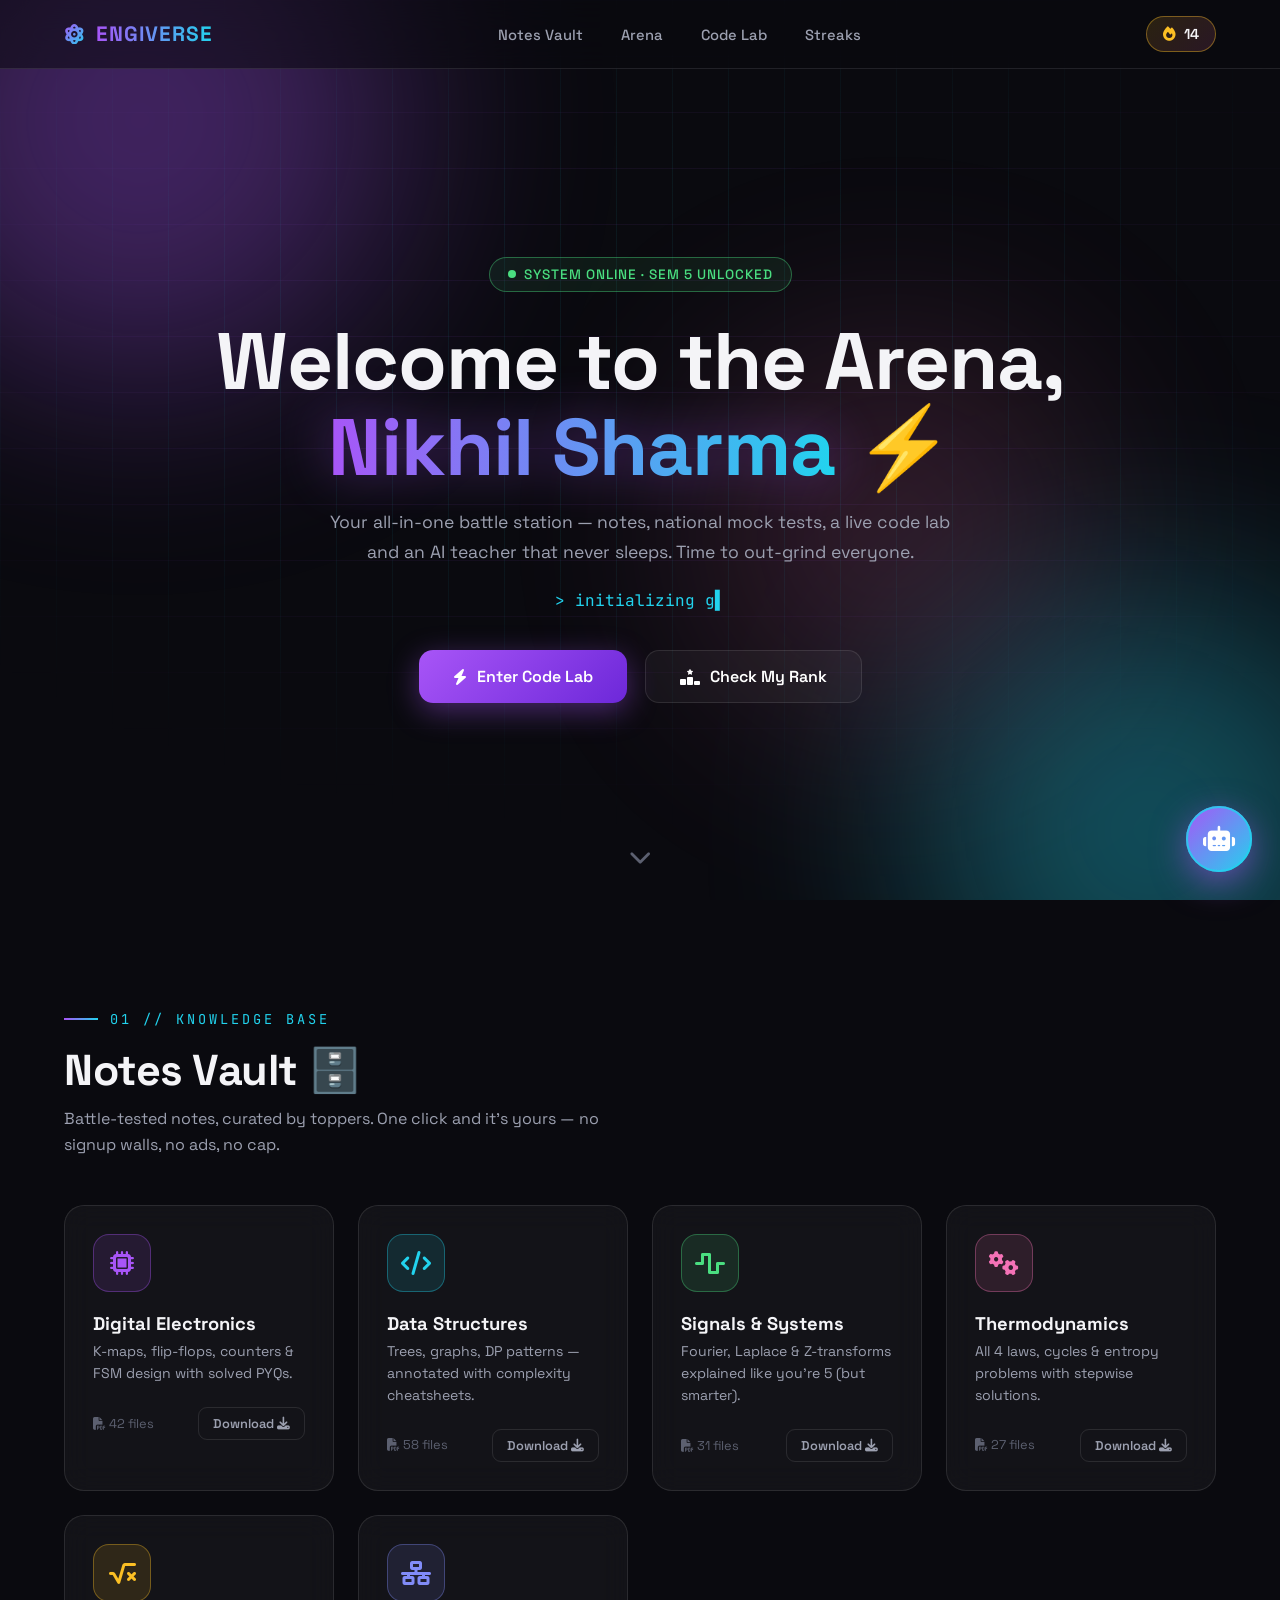
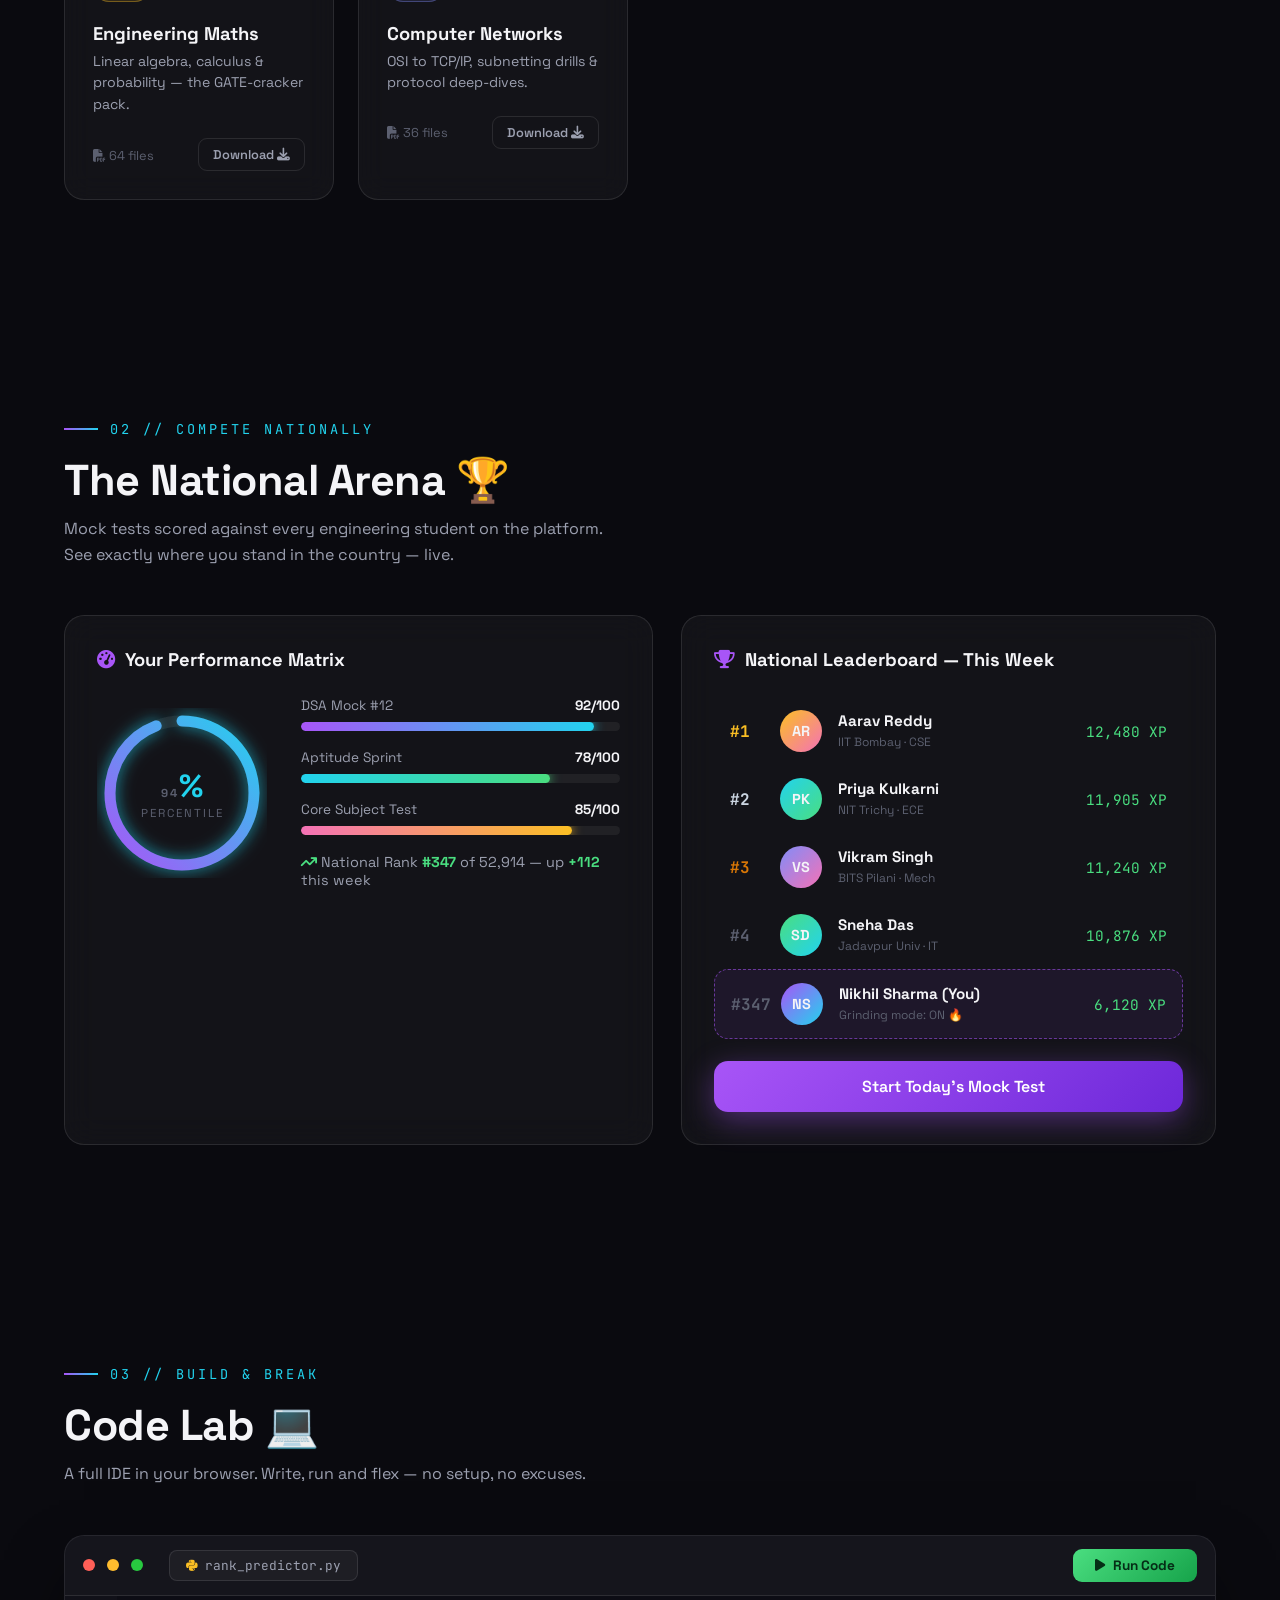
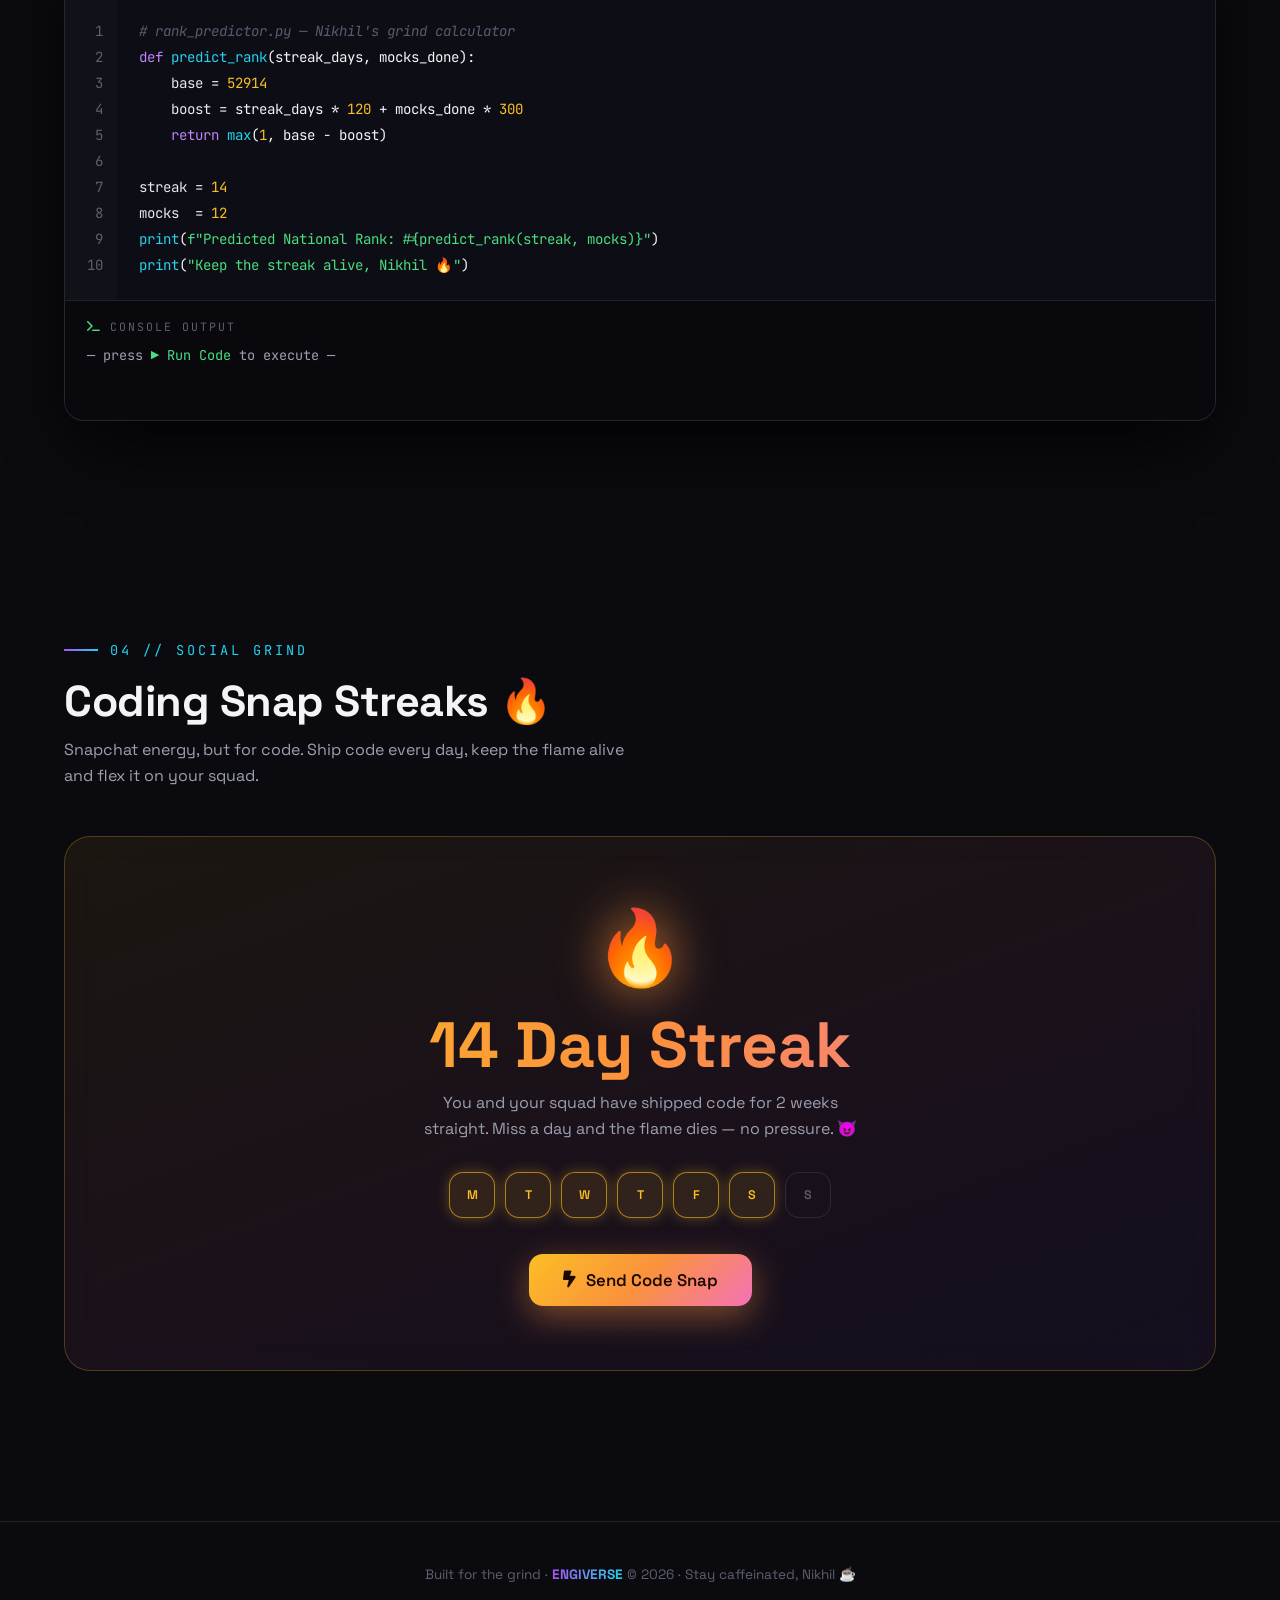
<file: index.html>
<!DOCTYPE html>
<html lang="en">
<head>
<meta charset="UTF-8">
<meta name="viewport" content="width=device-width, initial-scale=1.0">
<title>ENGIVERSE // The Arena for Engineers</title>

<!-- ============ FONTS & ICONS ============ -->
<link rel="preconnect" href="https://fonts.googleapis.com">
<link href="https://fonts.googleapis.com/css2?family=Space+Grotesk:wght@300;400;500;600;700&family=JetBrains+Mono:wght@400;500;700&display=swap" rel="stylesheet">
<link rel="stylesheet" href="https://cdn.jsdelivr.net/npm/@fortawesome/fontawesome-free@6.4.0/css/all.min.css">

<style>
/* ================================================================
   🎨 THEME TOKENS — tweak all colors here
   ================================================================ */
:root{
  --bg-deep:      #0a0a0f;   /* page background */
  --bg-panel:     #12121c;   /* card base */
  --glass:        rgba(255,255,255,0.04);
  --glass-strong: rgba(255,255,255,0.08);
  --stroke:       rgba(255,255,255,0.10);

  --neon-purple:  #a855f7;
  --neon-cyan:    #22d3ee;
  --neon-green:   #4ade80;
  --neon-pink:    #f472b6;
  --neon-amber:   #fbbf24;

  --txt-hi:  #f4f4f7;
  --txt-mid: #9ca0b0;
  --txt-low: #5c6070;

  --font-main: 'Space Grotesk', sans-serif;
  --font-code: 'JetBrains Mono', monospace;

  --radius: 20px;
  --ease-out: cubic-bezier(.22,1,.36,1);
  --ease-spring: cubic-bezier(.34,1.56,.64,1);
}

/* ================================================================
   BASE
   ================================================================ */
*{margin:0;padding:0;box-sizing:border-box}
html{scroll-behavior:smooth}
body{
  background:var(--bg-deep);
  color:var(--txt-hi);
  font-family:var(--font-main);
  overflow-x:hidden;
  min-height:100vh;
}
::selection{background:var(--neon-purple);color:#fff}

/* custom scrollbar */
::-webkit-scrollbar{width:10px}
::-webkit-scrollbar-track{background:var(--bg-deep)}
::-webkit-scrollbar-thumb{background:linear-gradient(var(--neon-purple),var(--neon-cyan));border-radius:99px}

/* ================================================================
   🌌 ANIMATED BACKGROUND — orbs + grid + particles(canvas)
   ================================================================ */
.bg-scene{position:fixed;inset:0;z-index:-2;overflow:hidden}
.orb{
  position:absolute;border-radius:50%;
  filter:blur(110px);opacity:.35;
  animation:orbFloat 22s ease-in-out infinite alternate;
}
.orb-1{width:520px;height:520px;background:var(--neon-purple);top:-140px;left:-120px}
.orb-2{width:460px;height:460px;background:var(--neon-cyan);bottom:-160px;right:-100px;animation-delay:-7s;animation-duration:26s}
.orb-3{width:380px;height:380px;background:var(--neon-pink);top:38%;left:55%;opacity:.18;animation-delay:-14s;animation-duration:30s}
@keyframes orbFloat{
  0%  {transform:translate(0,0) scale(1)}
  50% {transform:translate(90px,60px) scale(1.15)}
  100%{transform:translate(-70px,-40px) scale(.92)}
}
/* cyber grid floor */
.bg-grid{
  position:fixed;inset:0;z-index:-1;pointer-events:none;
  background-image:
    linear-gradient(rgba(168,85,247,.07) 1px,transparent 1px),
    linear-gradient(90deg,rgba(34,211,238,.07) 1px,transparent 1px);
  background-size:56px 56px;
  mask-image:radial-gradient(ellipse 90% 70% at 50% 40%,black 30%,transparent 75%);
  -webkit-mask-image:radial-gradient(ellipse 90% 70% at 50% 40%,black 30%,transparent 75%);
  animation:gridDrift 18s linear infinite;
}
@keyframes gridDrift{to{background-position:56px 56px,56px 56px}}
#particles{position:fixed;inset:0;z-index:-1;pointer-events:none}

/* ================================================================
   ✨ ENTRANCE ANIMATIONS (staggered on load + on scroll)
   ================================================================ */
.reveal{opacity:0;transform:translateY(36px);transition:opacity .8s var(--ease-out),transform .8s var(--ease-out)}
.reveal.in{opacity:1;transform:none}
/* hero children stagger via CSS delays */
.hero .stagger{opacity:0;animation:riseIn .9s var(--ease-out) forwards}
@keyframes riseIn{from{opacity:0;transform:translateY(40px)}to{opacity:1;transform:none}}
.d1{animation-delay:.15s}.d2{animation-delay:.3s}.d3{animation-delay:.45s}
.d4{animation-delay:.6s}.d5{animation-delay:.75s}.d6{animation-delay:.9s}

/* ================================================================
   🧭 NAVBAR
   ================================================================ */
nav{
  position:fixed;top:0;left:0;right:0;z-index:100;
  display:flex;align-items:center;justify-content:space-between;
  padding:16px 5vw;
  background:rgba(10,10,15,.55);
  backdrop-filter:blur(18px);-webkit-backdrop-filter:blur(18px);
  border-bottom:1px solid var(--stroke);
  animation:navDrop .8s var(--ease-out) both;
}
@keyframes navDrop{from{transform:translateY(-100%)}to{transform:none}}
.logo{font-weight:700;font-size:1.3rem;letter-spacing:1px;display:flex;align-items:center;gap:10px;cursor:pointer}
.logo i{
  background:linear-gradient(135deg,var(--neon-purple),var(--neon-cyan));
  -webkit-background-clip:text;background-clip:text;color:transparent;
  animation:spinPulse 6s ease-in-out infinite;
}
@keyframes spinPulse{0%,100%{transform:rotate(0)}50%{transform:rotate(180deg) scale(1.15)}}
.logo span{background:linear-gradient(90deg,var(--neon-purple),var(--neon-cyan),var(--neon-green),var(--neon-purple));background-size:300%;-webkit-background-clip:text;background-clip:text;color:transparent;animation:hueSlide 6s linear infinite}
@keyframes hueSlide{to{background-position:300% 0}}
.nav-links{display:flex;gap:6px;list-style:none}
.nav-links a{
  color:var(--txt-mid);text-decoration:none;font-size:.92rem;font-weight:500;
  padding:8px 16px;border-radius:99px;position:relative;
  transition:color .3s,background .3s,box-shadow .3s;
}
.nav-links a:hover{color:#fff;background:var(--glass-strong);box-shadow:0 0 18px rgba(168,85,247,.35)}
/* streak pill in navbar */
.streak-pill{
  display:flex;align-items:center;gap:8px;
  background:linear-gradient(135deg,rgba(251,191,36,.14),rgba(244,114,182,.14));
  border:1px solid rgba(251,191,36,.4);
  padding:8px 16px;border-radius:99px;font-weight:600;font-size:.9rem;
  cursor:pointer;transition:transform .3s var(--ease-spring),box-shadow .3s;
}
.streak-pill:hover{transform:scale(1.08);box-shadow:0 0 24px rgba(251,191,36,.45)}
.streak-pill .fa-fire{color:var(--neon-amber);animation:flameWiggle 1.2s ease-in-out infinite}
@keyframes flameWiggle{0%,100%{transform:scale(1) rotate(-4deg)}50%{transform:scale(1.25) rotate(5deg)}}

/* ================================================================
   🚀 HERO
   ================================================================ */
.hero{
  min-height:100vh;display:flex;flex-direction:column;justify-content:center;align-items:center;
  text-align:center;padding:140px 5vw 80px;position:relative;
}
.hero-badge{
  display:inline-flex;align-items:center;gap:8px;
  border:1px solid rgba(74,222,128,.4);color:var(--neon-green);
  background:rgba(74,222,128,.08);
  padding:8px 18px;border-radius:99px;font-size:.85rem;font-weight:500;letter-spacing:1px;
}
.hero-badge .dot{width:8px;height:8px;border-radius:50%;background:var(--neon-green);animation:blink 1.6s infinite}
@keyframes blink{0%,100%{opacity:1;box-shadow:0 0 10px var(--neon-green)}50%{opacity:.25}}
.hero h1{
  font-size:clamp(2.4rem,6.5vw,5rem);font-weight:700;line-height:1.08;margin:26px 0 10px;letter-spacing:-1px;
}
.hero h1 .grad{
  background:linear-gradient(90deg,var(--neon-purple),var(--neon-cyan) 50%,var(--neon-green));
  background-size:200%;
  -webkit-background-clip:text;background-clip:text;color:transparent;
  animation:hueSlide 5s linear infinite;
  filter:drop-shadow(0 0 26px rgba(168,85,247,.45));
}
.hero .sub{color:var(--txt-mid);max-width:620px;font-size:1.1rem;line-height:1.7;margin-top:8px}
/* typing line */
.type-line{font-family:var(--font-code);color:var(--neon-cyan);margin-top:22px;font-size:1rem;min-height:1.4em}
.type-line::after{content:'▌';animation:blink 1s infinite}
.hero-cta{display:flex;gap:18px;margin-top:38px;flex-wrap:wrap;justify-content:center}
/* scroll hint */
.scroll-hint{position:absolute;bottom:28px;color:var(--txt-low);font-size:1.4rem;animation:bounceDown 2s infinite}
@keyframes bounceDown{0%,100%{transform:translateY(0);opacity:.5}50%{transform:translateY(10px);opacity:1}}

/* ================================================================
   🔘 BUTTONS (with JS ripple)
   ================================================================ */
.btn{
  position:relative;overflow:hidden;border:none;cursor:pointer;
  font-family:var(--font-main);font-weight:600;font-size:1rem;
  padding:15px 34px;border-radius:14px;color:#fff;
  transition:transform .35s var(--ease-spring),box-shadow .35s;
  display:inline-flex;align-items:center;gap:10px;
}
.btn:active{transform:scale(.94)}
.btn-primary{
  background:linear-gradient(135deg,var(--neon-purple),#6d28d9);
  box-shadow:0 8px 30px rgba(168,85,247,.4);
}
.btn-primary:hover{transform:translateY(-4px) scale(1.03);box-shadow:0 14px 44px rgba(168,85,247,.65)}
.btn-ghost{
  background:var(--glass);border:1px solid var(--stroke);
  backdrop-filter:blur(10px);
}
.btn-ghost:hover{transform:translateY(-4px);border-color:var(--neon-cyan);box-shadow:0 0 28px rgba(34,211,238,.35);color:var(--neon-cyan)}
/* ripple element injected by JS */
.ripple{
  position:absolute;border-radius:50%;background:rgba(255,255,255,.5);
  transform:scale(0);animation:rippleAnim .65s ease-out forwards;pointer-events:none;
}
@keyframes rippleAnim{to{transform:scale(4);opacity:0}}

/* ================================================================
   📐 SECTION SHELL
   ================================================================ */
section{padding:110px 5vw;max-width:1280px;margin:0 auto}
.sec-tag{
  font-family:var(--font-code);font-size:.85rem;letter-spacing:3px;text-transform:uppercase;
  color:var(--neon-cyan);display:flex;align-items:center;gap:12px;
}
.sec-tag::before{content:'';width:34px;height:2px;background:linear-gradient(90deg,var(--neon-purple),var(--neon-cyan))}
.sec-title{font-size:clamp(1.8rem,4vw,2.7rem);font-weight:700;margin:14px 0 8px;letter-spacing:-.5px}
.sec-sub{color:var(--txt-mid);max-width:560px;line-height:1.6;margin-bottom:48px}

/* ================================================================
   🗄️ NOTES VAULT — glass cards grid
   ================================================================ */
.vault-grid{display:grid;grid-template-columns:repeat(auto-fill,minmax(260px,1fr));gap:24px}
.note-card{
  position:relative;background:var(--glass);border:1px solid var(--stroke);
  border-radius:var(--radius);padding:28px;overflow:hidden;
  backdrop-filter:blur(14px);-webkit-backdrop-filter:blur(14px);
  transition:transform .45s var(--ease-spring),box-shadow .45s,border-color .45s;
  cursor:pointer;
}
/* neon sweep line on top of each card */
.note-card::before{
  content:'';position:absolute;top:0;left:-100%;width:100%;height:2px;
  background:linear-gradient(90deg,transparent,var(--card-glow,var(--neon-purple)),transparent);
  transition:left .6s ease;
}
.note-card:hover::before{left:100%}
.note-card:hover{
  transform:translateY(-12px) scale(1.03);
  border-color:var(--card-glow,var(--neon-purple));
  box-shadow:0 22px 50px -12px rgba(0,0,0,.8),0 0 34px -6px var(--card-glow,var(--neon-purple));
}
.note-icon{
  width:58px;height:58px;border-radius:16px;display:grid;place-items:center;
  font-size:1.5rem;margin-bottom:20px;color:var(--card-glow,var(--neon-purple));
  background:color-mix(in srgb,var(--card-glow,var(--neon-purple)) 12%,transparent);
  border:1px solid color-mix(in srgb,var(--card-glow,var(--neon-purple)) 35%,transparent);
  transition:transform .45s var(--ease-spring);
}
.note-card:hover .note-icon{transform:rotate(-8deg) scale(1.15)}
.note-card h3{font-size:1.15rem;margin-bottom:6px}
.note-card p{color:var(--txt-mid);font-size:.88rem;line-height:1.55}
.note-meta{display:flex;justify-content:space-between;align-items:center;margin-top:22px;font-size:.8rem;color:var(--txt-low)}
.dl-btn{
  background:none;border:1px solid var(--stroke);color:var(--txt-mid);
  padding:7px 14px;border-radius:9px;cursor:pointer;font-family:var(--font-main);font-size:.8rem;font-weight:600;
  transition:all .3s;position:relative;overflow:hidden;
}
.dl-btn:hover{background:var(--card-glow,var(--neon-purple));border-color:transparent;color:#0a0a0f;box-shadow:0 0 18px var(--card-glow,var(--neon-purple))}

/* ================================================================
   🏆 NATIONAL ARENA — rank dashboard + leaderboard
   ================================================================ */
.arena-wrap{display:grid;grid-template-columns:1.1fr 1fr;gap:28px}
@media (max-width:900px){.arena-wrap{grid-template-columns:1fr}}
.panel{
  background:var(--glass);border:1px solid var(--stroke);border-radius:var(--radius);
  backdrop-filter:blur(16px);-webkit-backdrop-filter:blur(16px);
  padding:32px;transition:transform .4s var(--ease-out),box-shadow .4s;
}
.panel:hover{transform:translateY(-6px);box-shadow:0 18px 48px -14px rgba(0,0,0,.85)}
.panel h3{font-size:1.15rem;display:flex;align-items:center;gap:10px;margin-bottom:26px}
.panel h3 i{color:var(--neon-purple)}

/* circular percentile ring (SVG animated by JS) */
.rank-flex{display:flex;align-items:center;gap:34px;flex-wrap:wrap}
.ring-box{position:relative;width:170px;height:170px;flex-shrink:0}
.ring-box svg{transform:rotate(-90deg)}
.ring-bg{fill:none;stroke:rgba(255,255,255,.07);stroke-width:11}
.ring-val{
  fill:none;stroke:url(#ringGrad);stroke-width:11;stroke-linecap:round;
  filter:drop-shadow(0 0 8px rgba(34,211,238,.7));
  transition:stroke-dashoffset 2s var(--ease-out);
}
.ring-center{position:absolute;inset:0;display:flex;flex-direction:column;align-items:center;justify-content:center}
.ring-center strong{font-size:2rem;font-weight:700;color:var(--neon-cyan)}
.ring-center span{font-size:.72rem;color:var(--txt-low);letter-spacing:2px;text-transform:uppercase}
/* stat bars */
.stat{margin-bottom:18px}
.stat .lbl{display:flex;justify-content:space-between;font-size:.85rem;color:var(--txt-mid);margin-bottom:8px}
.stat .lbl b{color:var(--txt-hi)}
.bar{height:9px;border-radius:99px;background:rgba(255,255,255,.06);overflow:hidden}
.bar-fill{
  height:100%;width:0;border-radius:99px;position:relative;
  background:linear-gradient(90deg,var(--bar-c1,var(--neon-purple)),var(--bar-c2,var(--neon-cyan)));
  transition:width 1.8s var(--ease-out);
  box-shadow:0 0 12px var(--bar-c2,var(--neon-cyan));
}
/* shimmer running along filled bars */
.bar-fill::after{
  content:'';position:absolute;inset:0;
  background:linear-gradient(90deg,transparent,rgba(255,255,255,.5),transparent);
  transform:translateX(-100%);animation:shimmer 2.4s infinite 2s;
}
@keyframes shimmer{to{transform:translateX(100%)}}
.rank-line{margin-top:10px;font-size:.9rem;color:var(--txt-mid)}
.rank-line b{color:var(--neon-green)}

/* leaderboard rows */
.lb-row{
  display:flex;align-items:center;gap:16px;padding:13px 16px;border-radius:14px;
  transition:background .3s,transform .3s;
}
.lb-row:hover{background:var(--glass-strong);transform:translateX(8px)}
.lb-rank{font-family:var(--font-code);font-weight:700;width:34px;color:var(--txt-low)}
.lb-row:nth-child(2) .lb-rank{color:var(--neon-amber)}
.lb-row:nth-child(3) .lb-rank{color:#cbd5e1}
.lb-row:nth-child(4) .lb-rank{color:#d97706}
.lb-avatar{
  width:42px;height:42px;border-radius:50%;display:grid;place-items:center;font-weight:700;font-size:.9rem;
  background:linear-gradient(135deg,var(--av-c1,#a855f7),var(--av-c2,#22d3ee));
}
.lb-name{flex:1}
.lb-name b{display:block;font-size:.95rem}
.lb-name span{font-size:.75rem;color:var(--txt-low)}
.lb-xp{font-family:var(--font-code);color:var(--neon-green);font-size:.9rem}
/* highlighted "you" row */
.lb-you{
  border:1px dashed rgba(168,85,247,.55);
  background:rgba(168,85,247,.08);
  animation:youPulse 2.6s ease-in-out infinite;
}
@keyframes youPulse{0%,100%{box-shadow:0 0 0 rgba(168,85,247,0)}50%{box-shadow:0 0 22px rgba(168,85,247,.35)}}

/* ================================================================
   💻 CODE LAB — fake IDE
   ================================================================ */
.ide{
  border-radius:var(--radius);overflow:hidden;border:1px solid var(--stroke);
  background:#0d0d15;box-shadow:0 30px 70px -20px rgba(0,0,0,.9);
  transition:box-shadow .4s;
}
.ide:hover{box-shadow:0 30px 80px -18px rgba(0,0,0,.95),0 0 44px -12px rgba(34,211,238,.35)}
.ide-bar{
  display:flex;align-items:center;gap:12px;padding:13px 18px;
  background:rgba(255,255,255,.03);border-bottom:1px solid var(--stroke);
}
.ide-dot{width:12px;height:12px;border-radius:50%}
.ide-dot.r{background:#ff5f57}.ide-dot.y{background:#febc2e}.ide-dot.g{background:#28c840}
.ide-tab{
  margin-left:14px;font-family:var(--font-code);font-size:.8rem;color:var(--txt-mid);
  background:var(--glass);padding:6px 16px;border-radius:8px;border:1px solid var(--stroke);
}
.ide-tab i{color:var(--neon-amber);margin-right:8px}
.run-btn{
  margin-left:auto;background:linear-gradient(135deg,var(--neon-green),#16a34a);
  color:#052e16;border:none;font-weight:700;font-family:var(--font-main);
  padding:8px 22px;border-radius:9px;cursor:pointer;font-size:.85rem;
  display:flex;align-items:center;gap:8px;position:relative;overflow:hidden;
  transition:transform .3s var(--ease-spring),box-shadow .3s;
}
.run-btn:hover{transform:scale(1.07);box-shadow:0 0 24px rgba(74,222,128,.6)}
.run-btn:active{transform:scale(.93)}
.ide-body{display:grid;grid-template-columns:52px 1fr;font-family:var(--font-code);font-size:.88rem;line-height:1.85}
.ide-lines{padding:22px 0;text-align:right;color:var(--txt-low);background:rgba(255,255,255,.015);user-select:none;padding-right:14px}
.ide-code{padding:22px;overflow-x:auto;white-space:pre}
/* syntax colors */
.tk-kw{color:#c084fc}.tk-fn{color:#22d3ee}.tk-str{color:#4ade80}.tk-cm{color:#565b6e;font-style:italic}.tk-num{color:#fbbf24}.tk-var{color:#e2e8f0}
/* console */
.console{
  border-top:1px solid var(--stroke);background:#08080d;padding:18px 22px;
  font-family:var(--font-code);font-size:.85rem;min-height:120px;
}
.console-head{color:var(--txt-low);font-size:.72rem;letter-spacing:2px;text-transform:uppercase;margin-bottom:12px;display:flex;align-items:center;gap:8px}
.console-head i{color:var(--neon-green)}
.console-line{opacity:0;transform:translateX(-12px);transition:opacity .4s,transform .4s;margin-bottom:5px}
.console-line.show{opacity:1;transform:none}
.console-line.ok{color:var(--neon-green)}
.console-line.info{color:var(--txt-mid)}
.console-line.accent{color:var(--neon-cyan)}

/* ================================================================
   🔥 SNAP STREAK
   ================================================================ */
.streak-panel{
  position:relative;text-align:center;padding:64px 32px;overflow:hidden;
  background:linear-gradient(160deg,rgba(251,191,36,.07),rgba(244,114,182,.07),rgba(168,85,247,.07));
  border:1px solid rgba(251,191,36,.25);border-radius:26px;
  backdrop-filter:blur(16px);-webkit-backdrop-filter:blur(16px);
}
.big-fire{
  font-size:4.6rem;display:inline-block;
  filter:drop-shadow(0 0 26px rgba(251,146,60,.8));
  animation:fireBreathe 1.6s ease-in-out infinite;
}
@keyframes fireBreathe{
  0%,100%{transform:scale(1) rotate(-3deg)}
  50%{transform:scale(1.18) rotate(4deg);filter:drop-shadow(0 0 44px rgba(251,146,60,1))}
}
.streak-count{
  font-size:clamp(2.6rem,6vw,4rem);font-weight:700;margin:10px 0 4px;
  background:linear-gradient(90deg,var(--neon-amber),#fb923c,var(--neon-pink));
  -webkit-background-clip:text;background-clip:text;color:transparent;
}
.streak-panel p{color:var(--txt-mid);max-width:440px;margin:0 auto 30px;line-height:1.6}
.streak-days{display:flex;gap:10px;justify-content:center;margin-bottom:36px;flex-wrap:wrap}
.day-chip{
  width:46px;height:46px;border-radius:14px;display:grid;place-items:center;
  border:1px solid var(--stroke);color:var(--txt-low);font-size:.78rem;font-weight:600;
  transition:transform .3s var(--ease-spring);
}
.day-chip:hover{transform:scale(1.15)}
.day-chip.lit{
  border-color:rgba(251,191,36,.6);color:var(--neon-amber);
  background:rgba(251,191,36,.1);box-shadow:0 0 14px rgba(251,191,36,.3);
}
.btn-snap{
  background:linear-gradient(135deg,var(--neon-amber),#fb923c,var(--neon-pink));
  color:#1c0a00;box-shadow:0 10px 34px rgba(251,146,60,.45);font-size:1.05rem;
}
.btn-snap:hover{transform:translateY(-4px) scale(1.05);box-shadow:0 16px 48px rgba(251,146,60,.7)}
/* fire particles that burst out on snap send (JS spawned) */
.fire-bit{position:absolute;pointer-events:none;font-size:1.4rem;animation:fireFly 1.15s ease-out forwards}
@keyframes fireFly{
  0%{transform:translate(0,0) scale(.6) rotate(0);opacity:1}
  100%{transform:translate(var(--fx),var(--fy)) scale(1.5) rotate(var(--fr));opacity:0}
}
/* "sent" toast */
.toast{
  position:fixed;bottom:110px;left:50%;transform:translate(-50%,20px);
  background:rgba(18,18,28,.9);border:1px solid rgba(74,222,128,.5);
  color:var(--neon-green);padding:14px 28px;border-radius:14px;font-weight:600;
  backdrop-filter:blur(14px);opacity:0;pointer-events:none;z-index:300;
  transition:opacity .4s,transform .4s var(--ease-spring);
  display:flex;align-items:center;gap:10px;box-shadow:0 0 34px rgba(74,222,128,.25);
}
.toast.show{opacity:1;transform:translate(-50%,0)}

/* ================================================================
   🤖 AI ASSISTANT WIDGET
   ================================================================ */
.ai-fab{
  position:fixed;bottom:28px;right:28px;z-index:200;
  width:66px;height:66px;border-radius:50%;border:none;cursor:pointer;
  background:linear-gradient(135deg,var(--neon-purple),var(--neon-cyan));
  color:#fff;font-size:1.6rem;display:grid;place-items:center;
  box-shadow:0 10px 34px rgba(168,85,247,.55);
  animation:fabFloat 3s ease-in-out infinite;
  transition:transform .35s var(--ease-spring);
}
.ai-fab:hover{transform:scale(1.14) rotate(8deg)}
@keyframes fabFloat{0%,100%{transform:translateY(0)}50%{transform:translateY(-9px)}}
/* pulsing halo rings */
.ai-fab::before,.ai-fab::after{
  content:'';position:absolute;inset:0;border-radius:50%;
  border:2px solid rgba(34,211,238,.55);animation:halo 2.4s ease-out infinite;
}
.ai-fab::after{animation-delay:1.2s}
@keyframes halo{from{transform:scale(1);opacity:1}to{transform:scale(1.9);opacity:0}}
.ai-fab i{animation:botNod 4s ease-in-out infinite}
@keyframes botNod{0%,100%{transform:rotate(0)}20%{transform:rotate(-12deg)}40%{transform:rotate(10deg)}60%{transform:rotate(0)}}

.chat-box{
  position:fixed;bottom:110px;right:28px;z-index:200;
  width:min(370px,calc(100vw - 40px));height:480px;
  background:rgba(16,16,26,.82);border:1px solid var(--stroke);border-radius:22px;
  backdrop-filter:blur(24px);-webkit-backdrop-filter:blur(24px);
  display:flex;flex-direction:column;overflow:hidden;
  box-shadow:0 30px 80px -14px rgba(0,0,0,.9),0 0 40px -10px rgba(168,85,247,.35);
  transform-origin:bottom right;
  transform:scale(.4);opacity:0;pointer-events:none;
  transition:transform .45s var(--ease-spring),opacity .3s;
}
.chat-box.open{transform:scale(1);opacity:1;pointer-events:auto}
.chat-head{
  padding:16px 20px;display:flex;align-items:center;gap:12px;
  background:linear-gradient(135deg,rgba(168,85,247,.22),rgba(34,211,238,.22));
  border-bottom:1px solid var(--stroke);
}
.chat-head .bot-av{
  width:40px;height:40px;border-radius:50%;display:grid;place-items:center;
  background:linear-gradient(135deg,var(--neon-purple),var(--neon-cyan));font-size:1.1rem;
}
.chat-head b{display:block;font-size:.98rem}
.chat-head small{color:var(--neon-green);font-size:.72rem;display:flex;align-items:center;gap:6px}
.chat-head small::before{content:'';width:7px;height:7px;border-radius:50%;background:var(--neon-green);animation:blink 1.6s infinite}
.chat-close{margin-left:auto;background:none;border:none;color:var(--txt-mid);font-size:1.1rem;cursor:pointer;transition:color .3s,transform .3s}
.chat-close:hover{color:#fff;transform:rotate(90deg)}
.chat-log{flex:1;padding:18px;overflow-y:auto;display:flex;flex-direction:column;gap:12px}
.msg{
  max-width:82%;padding:11px 15px;border-radius:16px;font-size:.88rem;line-height:1.55;
  animation:msgPop .4s var(--ease-spring) both;white-space:pre-wrap;
}
@keyframes msgPop{from{opacity:0;transform:translateY(14px) scale(.9)}to{opacity:1;transform:none}}
.msg.bot{background:var(--glass-strong);border:1px solid var(--stroke);border-bottom-left-radius:4px;align-self:flex-start}
.msg.user{background:linear-gradient(135deg,var(--neon-purple),#7c3aed);border-bottom-right-radius:4px;align-self:flex-end}
.msg code{font-family:var(--font-code);background:rgba(0,0,0,.4);padding:2px 6px;border-radius:6px;color:var(--neon-green);font-size:.8rem}
/* typing dots */
.typing{display:flex;gap:5px;padding:14px 16px}
.typing i{width:8px;height:8px;border-radius:50%;background:var(--neon-cyan);animation:tDot 1.2s infinite}
.typing i:nth-child(2){animation-delay:.2s}.typing i:nth-child(3){animation-delay:.4s}
@keyframes tDot{0%,100%{transform:translateY(0);opacity:.4}50%{transform:translateY(-6px);opacity:1}}
.chat-input{display:flex;gap:10px;padding:14px;border-top:1px solid var(--stroke)}
.chat-input input{
  flex:1;background:var(--glass);border:1px solid var(--stroke);border-radius:12px;
  padding:12px 16px;color:var(--txt-hi);font-family:var(--font-main);font-size:.9rem;outline:none;
  transition:border-color .3s,box-shadow .3s;
}
.chat-input input:focus{border-color:var(--neon-cyan);box-shadow:0 0 16px rgba(34,211,238,.3)}
.chat-send{
  width:46px;border:none;border-radius:12px;cursor:pointer;color:#fff;
  background:linear-gradient(135deg,var(--neon-cyan),#0891b2);font-size:1rem;
  transition:transform .3s var(--ease-spring),box-shadow .3s;
}
.chat-send:hover{transform:scale(1.1);box-shadow:0 0 18px rgba(34,211,238,.5)}

/* ================================================================
   FOOTER
   ================================================================ */
footer{
  text-align:center;padding:44px 5vw;color:var(--txt-low);font-size:.85rem;
  border-top:1px solid var(--stroke);margin-top:40px;
}
footer b{background:linear-gradient(90deg,var(--neon-purple),var(--neon-cyan));-webkit-background-clip:text;background-clip:text;color:transparent}

/* ================================================================
   📱 RESPONSIVE
   ================================================================ */
@media (max-width:760px){
  .nav-links{display:none}
  section{padding:80px 6vw}
  .rank-flex{justify-content:center}
  .ide-body{font-size:.78rem}
}
/* respect reduced-motion users */
@media (prefers-reduced-motion:reduce){
  *,*::before,*::after{animation-duration:.01ms !important;transition-duration:.01ms !important}
}
</style>
</head>
<body>

<!-- ============ ANIMATED BACKGROUND ============ -->
<div class="bg-scene" aria-hidden="true">
  <div class="orb orb-1"></div>
  <div class="orb orb-2"></div>
  <div class="orb orb-3"></div>
</div>
<div class="bg-grid" aria-hidden="true"></div>
<canvas id="particles" aria-hidden="true"></canvas>

<!-- ============ NAVBAR ============ -->
<nav id="main-nav">
  <div class="logo"><i class="fa-solid fa-atom"></i><span>ENGIVERSE</span></div>
  <ul class="nav-links">
    <li><a href="#notes-vault">Notes Vault</a></li>
    <li><a href="#national-arena">Arena</a></li>
    <li><a href="#code-lab">Code Lab</a></li>
    <li><a href="#snap-streak">Streaks</a></li>
  </ul>
  <div class="streak-pill" onclick="document.getElementById('snap-streak').scrollIntoView()" title="Your coding streak">
    <i class="fa-solid fa-fire"></i> <span id="nav-streak">14</span>
  </div>
</nav>

<!-- ============ HERO ============ -->
<header class="hero" id="hero-section">
  <div class="hero-badge stagger d1"><span class="dot"></span> SYSTEM ONLINE · SEM 5 UNLOCKED</div>
  <h1 class="stagger d2">Welcome to the Arena,<br><span class="grad">Nikhil Sharma</span> ⚡</h1>
  <p class="sub stagger d3">Your all-in-one battle station — notes, national mock tests, a live code lab and an AI teacher that never sleeps. Time to out-grind everyone.</p>
  <div class="type-line stagger d4" id="type-line"></div>
  <div class="hero-cta stagger d5">
    <button class="btn btn-primary" onclick="document.getElementById('code-lab').scrollIntoView()"><i class="fa-solid fa-bolt"></i> Enter Code Lab</button>
    <button class="btn btn-ghost" onclick="document.getElementById('national-arena').scrollIntoView()"><i class="fa-solid fa-ranking-star"></i> Check My Rank</button>
  </div>
  <div class="scroll-hint stagger d6"><i class="fa-solid fa-chevron-down"></i></div>
</header>

<main>
<!-- ============ NOTES VAULT ============ -->
<section id="notes-vault">
  <div class="sec-tag reveal">01 // Knowledge Base</div>
  <h2 class="sec-title reveal">Notes Vault 🗄️</h2>
  <p class="sec-sub reveal">Battle-tested notes, curated by toppers. One click and it's yours — no signup walls, no ads, no cap.</p>

  <div class="vault-grid">
    <article class="note-card reveal" style="--card-glow:#a855f7">
      <div class="note-icon"><i class="fa-solid fa-microchip"></i></div>
      <h3>Digital Electronics</h3>
      <p>K-maps, flip-flops, counters &amp; FSM design with solved PYQs.</p>
      <div class="note-meta"><span><i class="fa-solid fa-file-pdf"></i> 42 files</span><button class="dl-btn">Download <i class="fa-solid fa-download"></i></button></div>
    </article>
    <article class="note-card reveal" style="--card-glow:#22d3ee">
      <div class="note-icon"><i class="fa-solid fa-code"></i></div>
      <h3>Data Structures</h3>
      <p>Trees, graphs, DP patterns — annotated with complexity cheatsheets.</p>
      <div class="note-meta"><span><i class="fa-solid fa-file-pdf"></i> 58 files</span><button class="dl-btn">Download <i class="fa-solid fa-download"></i></button></div>
    </article>
    <article class="note-card reveal" style="--card-glow:#4ade80">
      <div class="note-icon"><i class="fa-solid fa-wave-square"></i></div>
      <h3>Signals &amp; Systems</h3>
      <p>Fourier, Laplace &amp; Z-transforms explained like you're 5 (but smarter).</p>
      <div class="note-meta"><span><i class="fa-solid fa-file-pdf"></i> 31 files</span><button class="dl-btn">Download <i class="fa-solid fa-download"></i></button></div>
    </article>
    <article class="note-card reveal" style="--card-glow:#f472b6">
      <div class="note-icon"><i class="fa-solid fa-gears"></i></div>
      <h3>Thermodynamics</h3>
      <p>All 4 laws, cycles &amp; entropy problems with stepwise solutions.</p>
      <div class="note-meta"><span><i class="fa-solid fa-file-pdf"></i> 27 files</span><button class="dl-btn">Download <i class="fa-solid fa-download"></i></button></div>
    </article>
    <article class="note-card reveal" style="--card-glow:#fbbf24">
      <div class="note-icon"><i class="fa-solid fa-square-root-variable"></i></div>
      <h3>Engineering Maths</h3>
      <p>Linear algebra, calculus &amp; probability — the GATE-cracker pack.</p>
      <div class="note-meta"><span><i class="fa-solid fa-file-pdf"></i> 64 files</span><button class="dl-btn">Download <i class="fa-solid fa-download"></i></button></div>
    </article>
    <article class="note-card reveal" style="--card-glow:#818cf8">
      <div class="note-icon"><i class="fa-solid fa-network-wired"></i></div>
      <h3>Computer Networks</h3>
      <p>OSI to TCP/IP, subnetting drills &amp; protocol deep-dives.</p>
      <div class="note-meta"><span><i class="fa-solid fa-file-pdf"></i> 36 files</span><button class="dl-btn">Download <i class="fa-solid fa-download"></i></button></div>
    </article>
  </div>
</section>

<!-- ============ NATIONAL ARENA ============ -->
<section id="national-arena">
  <div class="sec-tag reveal">02 // Compete Nationally</div>
  <h2 class="sec-title reveal">The National Arena 🏆</h2>
  <p class="sec-sub reveal">Mock tests scored against every engineering student on the platform. See exactly where you stand in the country — live.</p>

  <div class="arena-wrap">
    <!-- rank dashboard -->
    <div class="panel reveal" id="rank-dashboard">
      <h3><i class="fa-solid fa-gauge-high"></i> Your Performance Matrix</h3>
      <div class="rank-flex">
        <div class="ring-box">
          <svg width="170" height="170" viewBox="0 0 170 170">
            <defs>
              <linearGradient id="ringGrad" x1="0%" y1="0%" x2="100%" y2="100%">
                <stop offset="0%" stop-color="#a855f7"/>
                <stop offset="100%" stop-color="#22d3ee"/>
              </linearGradient>
            </defs>
            <circle class="ring-bg" cx="85" cy="85" r="72"/>
            <circle class="ring-val" id="percentile-ring" cx="85" cy="85" r="72"/>
          </svg>
          <div class="ring-center">
            <strong><span id="percentile-num">0</span>%</strong>
            <span>Percentile</span>
          </div>
        </div>
        <div style="flex:1;min-width:220px">
          <div class="stat">
            <div class="lbl"><span>DSA Mock #12</span><b>92/100</b></div>
            <div class="bar"><div class="bar-fill" data-w="92%" style="--bar-c1:#a855f7;--bar-c2:#22d3ee"></div></div>
          </div>
          <div class="stat">
            <div class="lbl"><span>Aptitude Sprint</span><b>78/100</b></div>
            <div class="bar"><div class="bar-fill" data-w="78%" style="--bar-c1:#22d3ee;--bar-c2:#4ade80"></div></div>
          </div>
          <div class="stat">
            <div class="lbl"><span>Core Subject Test</span><b>85/100</b></div>
            <div class="bar"><div class="bar-fill" data-w="85%" style="--bar-c1:#f472b6;--bar-c2:#fbbf24"></div></div>
          </div>
          <div class="rank-line"><i class="fa-solid fa-arrow-trend-up" style="color:var(--neon-green)"></i> National Rank <b>#347</b> of 52,914 — up <b>+112</b> this week</div>
        </div>
      </div>
    </div>

    <!-- leaderboard -->
    <div class="panel reveal" id="leaderboard">
      <h3><i class="fa-solid fa-trophy"></i> National Leaderboard — This Week</h3>
      <div class="lb-row" style="--av-c1:#fbbf24;--av-c2:#f472b6">
        <span class="lb-rank">#1</span><div class="lb-avatar">AR</div>
        <div class="lb-name"><b>Aarav Reddy</b><span>IIT Bombay · CSE</span></div><span class="lb-xp">12,480 XP</span>
      </div>
      <div class="lb-row" style="--av-c1:#22d3ee;--av-c2:#4ade80">
        <span class="lb-rank">#2</span><div class="lb-avatar">PK</div>
        <div class="lb-name"><b>Priya Kulkarni</b><span>NIT Trichy · ECE</span></div><span class="lb-xp">11,905 XP</span>
      </div>
      <div class="lb-row" style="--av-c1:#818cf8;--av-c2:#f472b6">
        <span class="lb-rank">#3</span><div class="lb-avatar">VS</div>
        <div class="lb-name"><b>Vikram Singh</b><span>BITS Pilani · Mech</span></div><span class="lb-xp">11,240 XP</span>
      </div>
      <div class="lb-row" style="--av-c1:#4ade80;--av-c2:#22d3ee">
        <span class="lb-rank">#4</span><div class="lb-avatar">SD</div>
        <div class="lb-name"><b>Sneha Das</b><span>Jadavpur Univ · IT</span></div><span class="lb-xp">10,876 XP</span>
      </div>
      <div class="lb-row lb-you" style="--av-c1:#a855f7;--av-c2:#22d3ee">
        <span class="lb-rank">#347</span><div class="lb-avatar">NS</div>
        <div class="lb-name"><b>Nikhil Sharma (You)</b><span>Grinding mode: ON 🔥</span></div><span class="lb-xp">6,120 XP</span>
      </div>
      <button class="btn btn-primary" style="width:100%;justify-content:center;margin-top:22px"><i class="fa-solid fa-swords"></i> Start Today's Mock Test</button>
    </div>
  </div>
</section>

<!-- ============ CODE LAB ============ -->
<section id="code-lab">
  <div class="sec-tag reveal">03 // Build &amp; Break</div>
  <h2 class="sec-title reveal">Code Lab 💻</h2>
  <p class="sec-sub reveal">A full IDE in your browser. Write, run and flex — no setup, no excuses.</p>

  <div class="ide reveal">
    <div class="ide-bar">
      <span class="ide-dot r"></span><span class="ide-dot y"></span><span class="ide-dot g"></span>
      <span class="ide-tab"><i class="fa-brands fa-python"></i>rank_predictor.py</span>
      <button class="run-btn" id="run-btn"><i class="fa-solid fa-play"></i> Run Code</button>
    </div>
    <div class="ide-body">
      <div class="ide-lines">1<br>2<br>3<br>4<br>5<br>6<br>7<br>8<br>9<br>10</div>
      <div class="ide-code" id="ide-code"><span class="tk-cm"># rank_predictor.py — Nikhil's grind calculator</span>
<span class="tk-kw">def</span> <span class="tk-fn">predict_rank</span>(streak_days, mocks_done):
    <span class="tk-var">base</span> = <span class="tk-num">52914</span>
    <span class="tk-var">boost</span> = streak_days * <span class="tk-num">120</span> + mocks_done * <span class="tk-num">300</span>
    <span class="tk-kw">return</span> <span class="tk-fn">max</span>(<span class="tk-num">1</span>, base - boost)

<span class="tk-var">streak</span> = <span class="tk-num">14</span>
<span class="tk-var">mocks</span>  = <span class="tk-num">12</span>
<span class="tk-fn">print</span>(<span class="tk-str">f"Predicted National Rank: #{predict_rank(streak, mocks)}"</span>)
<span class="tk-fn">print</span>(<span class="tk-str">"Keep the streak alive, Nikhil 🔥"</span>)</div>
    </div>
    <div class="console">
      <div class="console-head"><i class="fa-solid fa-terminal"></i> Console Output</div>
      <div id="console-out"><div class="console-line info show">— press <span style="color:var(--neon-green)">▶ Run Code</span> to execute —</div></div>
    </div>
  </div>
</section>

<!-- ============ SNAP STREAK ============ -->
<section id="snap-streak">
  <div class="sec-tag reveal">04 // Social Grind</div>
  <h2 class="sec-title reveal">Coding Snap Streaks 🔥</h2>
  <p class="sec-sub reveal">Snapchat energy, but for code. Ship code every day, keep the flame alive and flex it on your squad.</p>

  <div class="streak-panel reveal" id="streak-panel">
    <span class="big-fire">🔥</span>
    <div class="streak-count"><span id="streak-num">14</span> Day Streak</div>
    <p>You and your squad have shipped code for 2 weeks straight. Miss a day and the flame dies — no pressure. 😈</p>
    <div class="streak-days" id="streak-days">
      <div class="day-chip lit">M</div><div class="day-chip lit">T</div><div class="day-chip lit">W</div>
      <div class="day-chip lit">T</div><div class="day-chip lit">F</div><div class="day-chip lit">S</div>
      <div class="day-chip" id="today-chip">S</div>
    </div>
    <button class="btn btn-snap" id="snap-btn"><i class="fa-solid fa-bolt-lightning"></i> Send Code Snap</button>
  </div>
</section>
</main>

<!-- ============ FOOTER ============ -->
<footer>
  Built for the grind · <b>ENGIVERSE</b> © 2026 · Stay caffeinated, Nikhil ☕
</footer>

<!-- ============ AI ASSISTANT ============ -->
<button class="ai-fab" id="ai-fab" aria-label="Open AI Teacher chat"><i class="fa-solid fa-robot"></i></button>

<aside class="chat-box" id="chat-box" aria-label="AI Teacher chat window">
  <div class="chat-head">
    <div class="bot-av"><i class="fa-solid fa-robot"></i></div>
    <div><b>Prof. Byte — AI Teacher</b><small>online · replies instantly</small></div>
    <button class="chat-close" id="chat-close" aria-label="Close chat"><i class="fa-solid fa-xmark"></i></button>
  </div>
  <div class="chat-log" id="chat-log">
    <div class="msg bot">Yo Nikhil! 👋 I'm Prof. Byte, your 24/7 AI teacher. Stuck on recursion? Confused by pointers? Ask me anything.</div>
  </div>
  <div class="chat-input">
    <input type="text" id="chat-input" placeholder="Ask about code, concepts, exams…" autocomplete="off">
    <button class="chat-send" id="chat-send" aria-label="Send message"><i class="fa-solid fa-paper-plane"></i></button>
  </div>
</aside>

<!-- ============ TOAST ============ -->
<div class="toast" id="toast"><i class="fa-solid fa-circle-check"></i> Code Snap sent to your squad! Streak extended ⚡</div>

<script>
/* ================================================================
   ENGIVERSE — all interactivity. Sections:
   1. Particle background      5. Fake compiler console
   2. Scroll reveal            6. Snap Streak feature
   3. Button ripples           7. AI Teacher chat widget
   4. Hero typing + arena stats
   ================================================================ */

/* ---------- 1. PARTICLE BACKGROUND (canvas) ---------- */
(function particles() {
  const canvas = document.getElementById('particles');
  const ctx = canvas.getContext('2d');
  const COLORS = ['#a855f7', '#22d3ee', '#4ade80', '#f472b6'];
  let dots = [];

  function resize() {
    canvas.width = innerWidth;
    canvas.height = innerHeight;
  }
  resize();
  addEventListener('resize', resize);

  // spawn ~1 dot per 22k px², capped for perf
  const COUNT = Math.min(70, Math.floor(innerWidth * innerHeight / 22000));
  for (let i = 0; i < COUNT; i++) {
    dots.push({
      x: Math.random() * innerWidth,
      y: Math.random() * innerHeight,
      r: Math.random() * 2 + 0.6,
      vx: (Math.random() - .5) * 0.35,
      vy: (Math.random() - .5) * 0.35,
      c: COLORS[Math.floor(Math.random() * COLORS.length)],
      a: Math.random() * 0.5 + 0.15
    });
  }

  (function tick() {
    ctx.clearRect(0, 0, canvas.width, canvas.height);
    for (const d of dots) {
      d.x += d.vx; d.y += d.vy;
      // wrap around edges
      if (d.x < -10) d.x = canvas.width + 10;
      if (d.x > canvas.width + 10) d.x = -10;
      if (d.y < -10) d.y = canvas.height + 10;
      if (d.y > canvas.height + 10) d.y = -10;
      ctx.globalAlpha = d.a;
      ctx.fillStyle = d.c;
      ctx.shadowBlur = 8;
      ctx.shadowColor = d.c;
      ctx.beginPath();
      ctx.arc(d.x, d.y, d.r, 0, Math.PI * 2);
      ctx.fill();
    }
    ctx.globalAlpha = 1;
    requestAnimationFrame(tick);
  })();
})();

/* ---------- 2. SCROLL REVEAL (IntersectionObserver, staggered) ---------- */
(function scrollReveal() {
  const io = new IntersectionObserver((entries) => {
    entries.forEach((e, i) => {
      if (e.isIntersecting) {
        // small stagger between siblings entering together
        setTimeout(() => e.target.classList.add('in'), (i % 6) * 90);
        io.unobserve(e.target);
        // when the arena panel appears, fire its number animations
        if (e.target.id === 'rank-dashboard') animateArena();
      }
    });
  }, { threshold: 0.15 });
  document.querySelectorAll('.reveal').forEach(el => io.observe(el));
})();

/* ---------- 3. RIPPLE EFFECT on every button ---------- */
document.addEventListener('click', (e) => {
  const btn = e.target.closest('.btn, .run-btn, .dl-btn, .chat-send');
  if (!btn) return;
  const rect = btn.getBoundingClientRect();
  const size = Math.max(rect.width, rect.height);
  const ripple = document.createElement('span');
  ripple.className = 'ripple';
  ripple.style.width = ripple.style.height = size + 'px';
  ripple.style.left = (e.clientX - rect.left - size / 2) + 'px';
  ripple.style.top = (e.clientY - rect.top - size / 2) + 'px';
  btn.appendChild(ripple);
  setTimeout(() => ripple.remove(), 700);
});

/* ---------- 4a. HERO TYPING EFFECT ---------- */
(function typer() {
  const lines = [
    '> initializing grind_mode.exe ...',
    '> 6,120 XP loaded · Rank #347 and climbing',
    '> streak = 14 days 🔥 keep it alive',
    '> objective: TOP 100 by end of sem'
  ];
  const el = document.getElementById('type-line');
  let li = 0, ci = 0, deleting = false;

  (function step() {
    const line = lines[li];
    el.textContent = line.slice(0, ci);
    if (!deleting) {
      ci++;
      if (ci > line.length) { deleting = true; return setTimeout(step, 2100); }
      return setTimeout(step, 42);
    }
    ci--;
    if (ci < 0) { deleting = false; ci = 0; li = (li + 1) % lines.length; return setTimeout(step, 350); }
    setTimeout(step, 16);
  })();
})();

/* ---------- 4b. ARENA — percentile ring + bars + count-up ---------- */
function animateArena() {
  // circular ring: circumference = 2πr (r = 72)
  const RING_LEN = 2 * Math.PI * 72;
  const ring = document.getElementById('percentile-ring');
  const TARGET = 94; // percentile — tweak here
  ring.style.strokeDasharray = RING_LEN;
  ring.style.strokeDashoffset = RING_LEN;
  requestAnimationFrame(() => {
    ring.style.strokeDashoffset = RING_LEN * (1 - TARGET / 100);
  });

  // number count-up synced with the ring
  const numEl = document.getElementById('percentile-num');
  const start = performance.now(), DUR = 2000;
  (function count(t) {
    const p = Math.min(1, (t - start) / DUR);
    const eased = 1 - Math.pow(1 - p, 3); // easeOutCubic
    numEl.textContent = Math.round(TARGET * eased);
    if (p < 1) requestAnimationFrame(count);
  })(start);

  // grow the score bars
  document.querySelectorAll('.bar-fill').forEach((b, i) => {
    setTimeout(() => { b.style.width = b.dataset.w; }, 200 + i * 220);
  });
}

/* ---------- 5. CODE LAB — simulated compiler run ---------- */
(function codeLab() {
  const runBtn = document.getElementById('run-btn');
  const out = document.getElementById('console-out');
  let running = false;

  runBtn.addEventListener('click', () => {
    if (running) return;
    running = true;
    out.innerHTML = '';
    runBtn.innerHTML = '<i class="fa-solid fa-spinner fa-spin"></i> Running…';

    const lines = [
      { text: '$ python rank_predictor.py', cls: 'info', delay: 300 },
      { text: '[interpreter] compiling… OK (0.03s)', cls: 'info', delay: 900 },
      { text: 'Predicted National Rank: #47,634', cls: 'accent', delay: 1600 },
      { text: 'Keep the streak alive, Nikhil 🔥', cls: 'accent', delay: 2100 },
      { text: '✓ Process finished with exit code 0', cls: 'ok', delay: 2700 }
    ];

    lines.forEach(l => {
      setTimeout(() => {
        const div = document.createElement('div');
        div.className = 'console-line ' + l.cls;
        div.textContent = l.text;
        out.appendChild(div);
        requestAnimationFrame(() => div.classList.add('show'));
      }, l.delay);
    });

    setTimeout(() => {
      runBtn.innerHTML = '<i class="fa-solid fa-play"></i> Run Code';
      running = false;
    }, 3000);
  });
})();

/* ---------- 6. SNAP STREAK — send snap w/ fire burst ---------- */
(function snapStreak() {
  const snapBtn = document.getElementById('snap-btn');
  const panel = document.getElementById('streak-panel');
  const toast = document.getElementById('toast');
  const streakNum = document.getElementById('streak-num');
  const navStreak = document.getElementById('nav-streak');
  const todayChip = document.getElementById('today-chip');
  const EMOJIS = ['🔥', '⚡', '✨', '💥'];
  let sentToday = false;

  snapBtn.addEventListener('click', () => {
    // 1) fire-particle burst from the button
    const btnRect = snapBtn.getBoundingClientRect();
    const panelRect = panel.getBoundingClientRect();
    for (let i = 0; i < 16; i++) {
      const bit = document.createElement('span');
      bit.className = 'fire-bit';
      bit.textContent = EMOJIS[Math.floor(Math.random() * EMOJIS.length)];
      // start at the button center (relative to the panel)
      bit.style.left = (btnRect.left - panelRect.left + btnRect.width / 2) + 'px';
      bit.style.top = (btnRect.top - panelRect.top + btnRect.height / 2) + 'px';
      // random explosion vector via CSS custom props
      const angle = (Math.PI * 2 * i) / 16 + Math.random() * 0.5;
      const dist = 90 + Math.random() * 130;
      bit.style.setProperty('--fx', Math.cos(angle) * dist + 'px');
      bit.style.setProperty('--fy', (Math.sin(angle) * dist - 60) + 'px');
      bit.style.setProperty('--fr', (Math.random() * 360 - 180) + 'deg');
      panel.appendChild(bit);
      setTimeout(() => bit.remove(), 1200);
    }

    // 2) bump the streak (only once per "day")
    if (!sentToday) {
      sentToday = true;
      const next = parseInt(streakNum.textContent, 10) + 1;
      streakNum.textContent = next;
      navStreak.textContent = next;
      todayChip.classList.add('lit');
      snapBtn.innerHTML = '<i class="fa-solid fa-check"></i> Snap Sent — Streak Saved!';
    }

    // 3) toast confirmation
    toast.classList.add('show');
    clearTimeout(toast._t);
    toast._t = setTimeout(() => toast.classList.remove('show'), 2600);
  });
})();

/* ---------- 7. AI TEACHER — chat widget (simulated replies) ---------- */
(function aiTeacher() {
  const fab = document.getElementById('ai-fab');
  const box = document.getElementById('chat-box');
  const closeBtn = document.getElementById('chat-close');
  const log = document.getElementById('chat-log');
  const input = document.getElementById('chat-input');
  const sendBtn = document.getElementById('chat-send');

  fab.addEventListener('click', () => {
    box.classList.toggle('open');
    if (box.classList.contains('open')) input.focus();
  });
  closeBtn.addEventListener('click', () => box.classList.remove('open'));

  // tiny keyword "brain" — swap for a real API later
  const REPLIES = [
    { keys: ['recursion'], text: 'Recursion = a function calling itself. 🌀 Two rules:\n1️⃣ Base case (when to STOP)\n2️⃣ Recursive case (shrink the problem)\n\nTry: factorial(n) = n * factorial(n-1), base: factorial(0) = 1' },
    { keys: ['pointer'], text: 'Pointers store *addresses*, not values. 📍\n\ncode: int x = 5; int *p = &x;\n\n*p reads the value at that address (5). Think of it as a home address vs the house itself. 🏠' },
    { keys: ['dsa', 'array', 'linked list'], text: 'Arrays = O(1) access, O(n) insert.\nLinked Lists = O(n) access, O(1) insert at head.\n\nRule of thumb: reading a lot? Array. Inserting/deleting a lot? Linked list. 📊' },
    { keys: ['fourier', 'signal'], text: 'Fourier transform = breaking a song into individual notes. 🎵 Any signal is just a mix of sine waves — FT tells you which frequencies and how strong. Start with the intuition, then the integrals.' },
    { keys: ['exam', 'gate', 'test'], text: 'GATE strategy: 🎯\n1️⃣ PYQs > everything (last 10 yrs, 3x)\n2️⃣ One mock/week now → daily in last month\n3️⃣ Maintain an error notebook\n\nYour 94 percentile says you\'re on track. Keep grinding!' },
    { keys: ['python', 'loop'], text: 'Pythonic loops:\n\nfor i, val in enumerate(items) — index + value\nfor a, b in zip(l1, l2) — parallel lists\n[x*2 for x in nums if x > 0] — comprehensions\n\nWrite less, do more. 🐍' },
    { keys: ['hello', 'hi', 'hey', 'yo'], text: 'Yo! 👋 Ready to level up? Ask me about recursion, pointers, DSA, signals, GATE prep… anything. Your streak is 🔥 btw.' }
  ];
  const FALLBACK = [
    'Great question! 🤔 Break it into smaller pieces — what\'s the ONE part confusing you most? Describe it and we\'ll crack it together.',
    'Interesting! Here\'s my 3-step debug method:\n1️⃣ Explain the problem out loud (rubber duck 🦆)\n2️⃣ Isolate the smallest failing case\n3️⃣ Check assumptions with print statements\n\nWhat have you tried so far?',
    'Love the curiosity! ⚡ Pro tip: the best engineers Google smart. Try searching "your topic + intuition" — then come back and I\'ll fill the gaps.'
  ];
  let fbIndex = 0;

  function addMsg(text, who) {
    const div = document.createElement('div');
    div.className = 'msg ' + who;
    div.textContent = text;
    log.appendChild(div);
    log.scrollTop = log.scrollHeight;
    return div;
  }

  function botReply(userText) {
    // typing indicator
    const typing = document.createElement('div');
    typing.className = 'msg bot typing';
    typing.innerHTML = '<i></i><i></i><i></i>';
    log.appendChild(typing);
    log.scrollTop = log.scrollHeight;

    const lower = userText.toLowerCase();
    const hit = REPLIES.find(r => r.keys.some(k => lower.includes(k)));
    const text = hit ? hit.text : FALLBACK[fbIndex++ % FALLBACK.length];

    setTimeout(() => {
      typing.remove();
      addMsg(text, 'bot');
    }, 900 + Math.random() * 700);
  }

  function send() {
    const text = input.value.trim();
    if (!text) return;
    addMsg(text, 'user');
    input.value = '';
    botReply(text);
  }
  sendBtn.addEventListener('click', send);
  input.addEventListener('keydown', (e) => { if (e.key === 'Enter') send(); });
})();

/* ---------- BONUS: fake "download" feedback on note cards ---------- */
document.querySelectorAll('.dl-btn').forEach(btn => {
  btn.addEventListener('click', (e) => {
    e.stopPropagation();
    const original = btn.innerHTML;
    btn.innerHTML = '<i class="fa-solid fa-check"></i> Saved!';
    setTimeout(() => { btn.innerHTML = original; }, 1800);
  });
});
</script>
</body>
</html>
</file>
